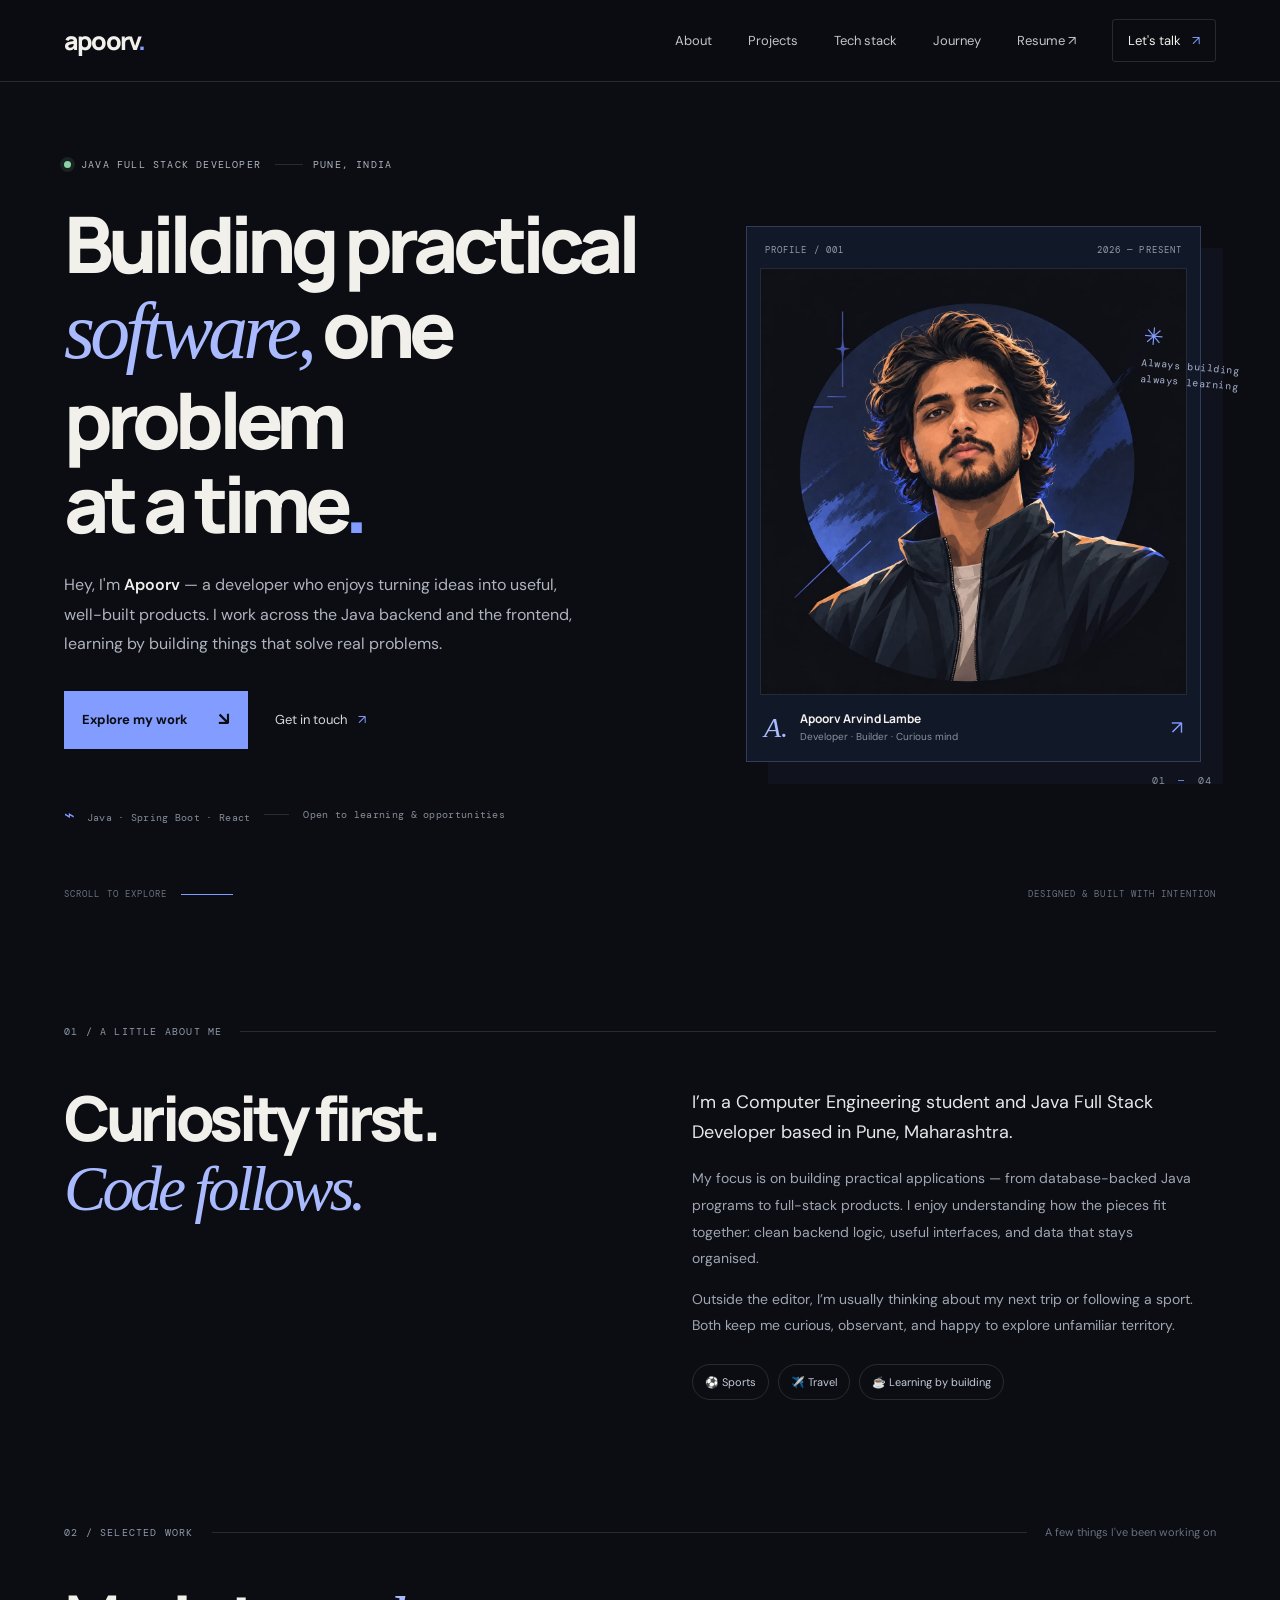
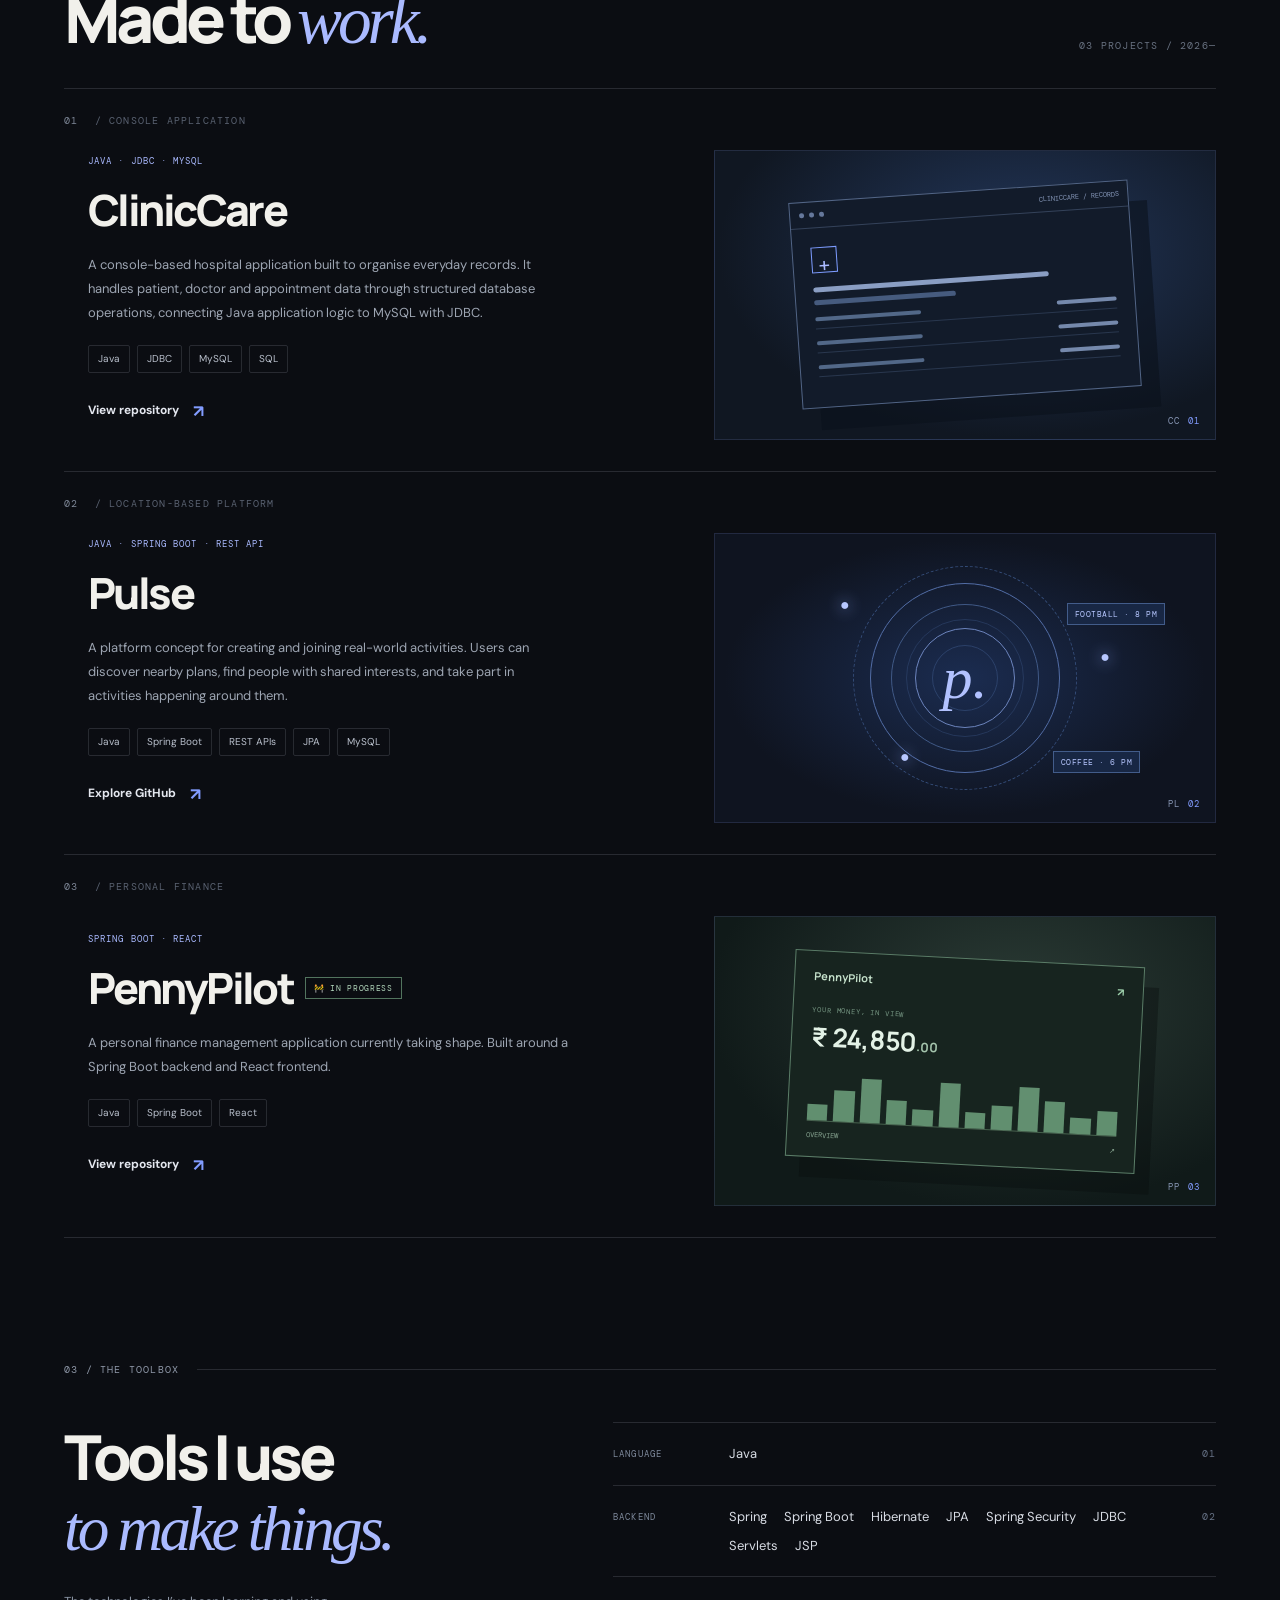
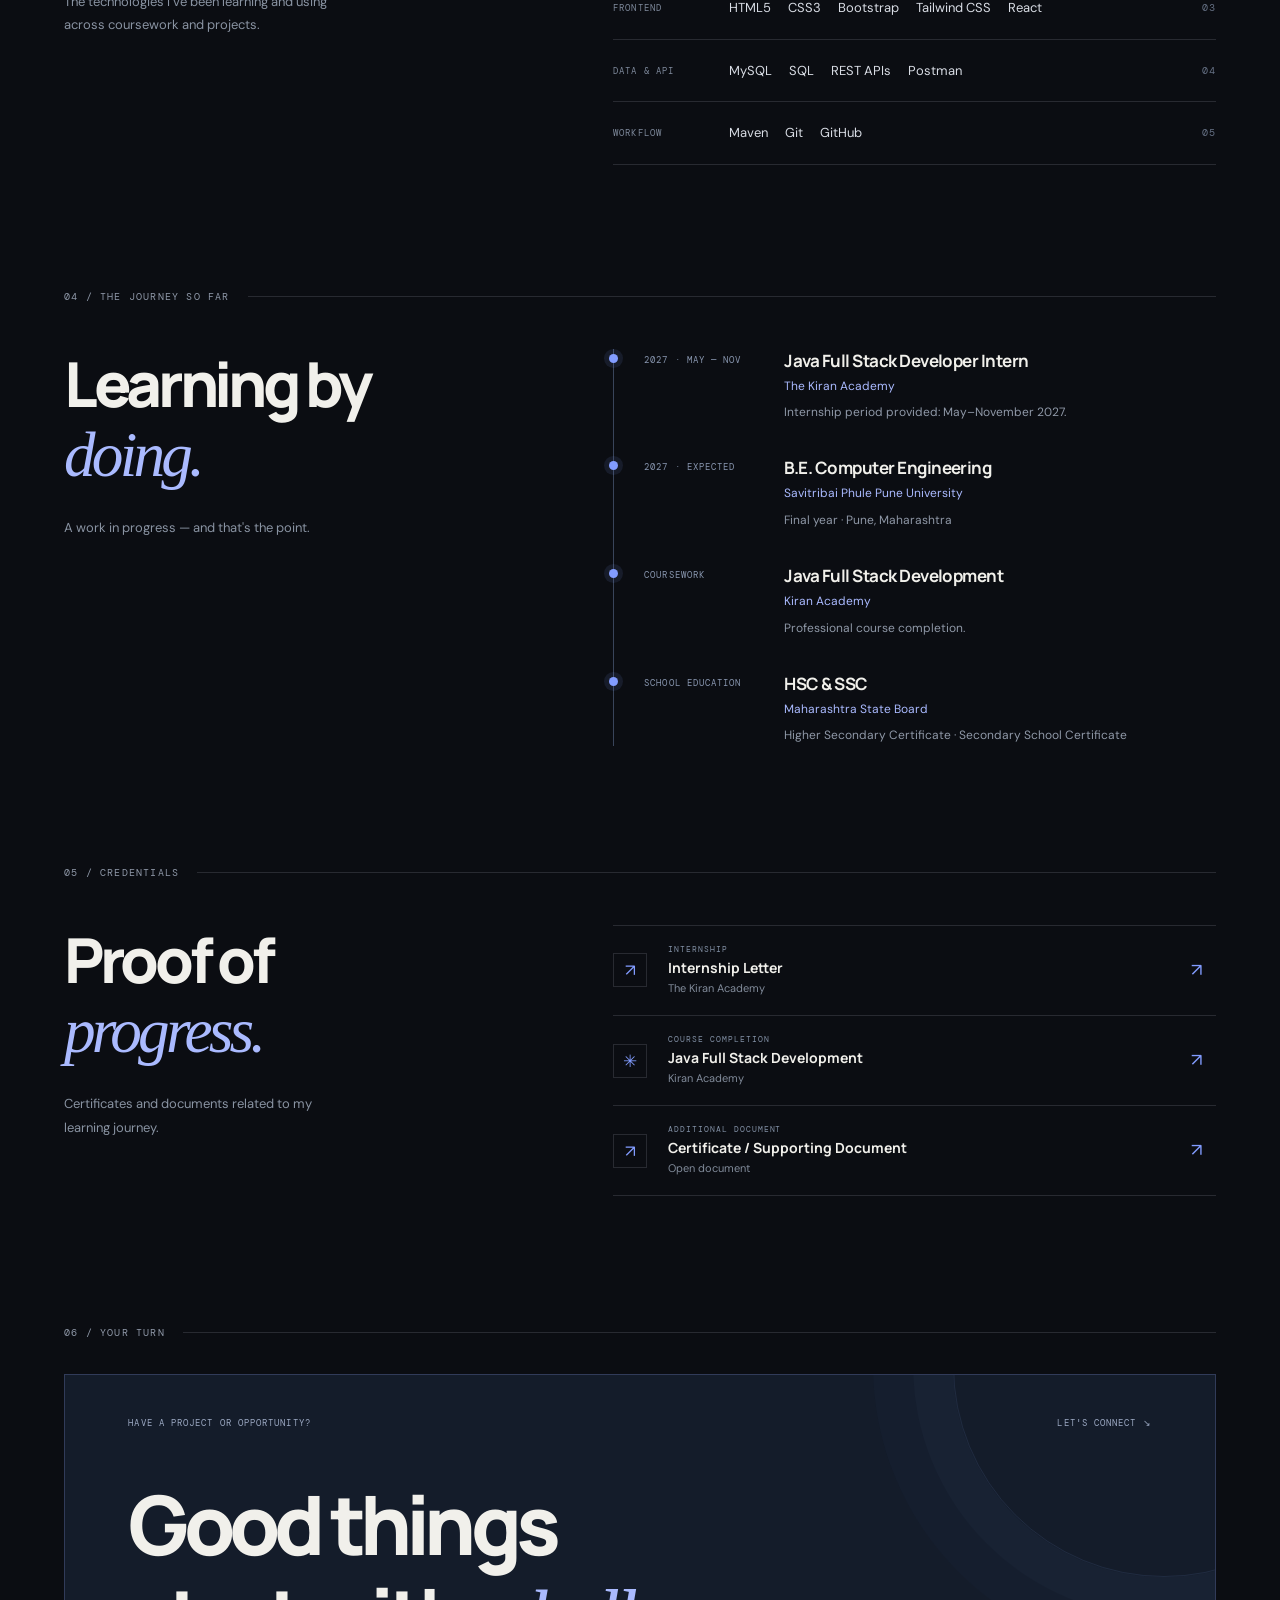
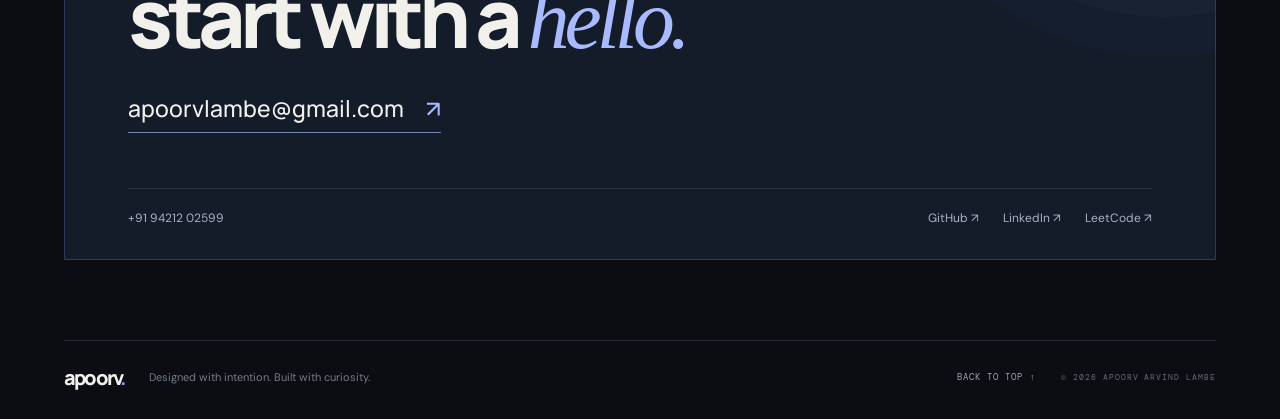
<file: index.html>
<!doctype html>
<html lang="en">
<head>
  <meta charset="utf-8">
  <meta name="viewport" content="width=device-width, initial-scale=1">
  <meta name="theme-color" content="#0b0d12">
  <meta name="description" content="Apoorv Arvind Lambe is a Java Full Stack Developer from Pune, India. Explore projects built with Java, Spring Boot, React, JDBC, MySQL and modern web technologies.">
  <meta name="keywords" content="Apoorv Lambe, Java Full Stack Developer, Java Developer, Spring Boot, React, MySQL, Pune developer portfolio">
  <meta name="author" content="Apoorv Arvind Lambe">
  <meta property="og:type" content="website">
  <meta property="og:title" content="Apoorv Lambe — Java Full Stack Developer">
  <meta property="og:description" content="Building practical software, one problem at a time.">
  <meta property="og:image" content="assets/images/apoorv-profile.jpeg">
  <meta property="og:url" content="https://apoorv-gthub.github.io/Portfolio/">
  <title>Apoorv Lambe — Java Full Stack Developer</title>
  <link rel="preconnect" href="https://fonts.googleapis.com">
  <link rel="preconnect" href="https://fonts.gstatic.com" crossorigin>
  <link href="https://fonts.googleapis.com/css2?family=DM+Mono:wght@400;500&family=DM+Sans:wght@400;500;600;700&family=Manrope:wght@400;500;600;700;800&display=swap" rel="stylesheet">
  <link rel="stylesheet" href="css/style.css">
  <link rel="icon" href="assets/images/apoorv-profile.jpeg" type="image/jpeg">
  <script type="application/ld+json">
  {
    "@context":"https://schema.org",
    "@type":"Person",
    "name":"Apoorv Arvind Lambe",
    "jobTitle":"Java Full Stack Developer",
    "email":"mailto:apoorvlambe@gmail.com",
    "telephone":"+91 9421202599",
    "url":"https://apoorv-gthub.github.io/Portfolio/",
    "sameAs":[
      "https://github.com/apoorv-gthub",
      "https://www.linkedin.com/in/apoorv-lambe-91b21b31a/",
      "https://leetcode.com/u/hVmx0GTamp/"
    ],
    "address":{"@type":"PostalAddress","addressLocality":"Pune","addressRegion":"Maharashtra","addressCountry":"IN"}
  }
  </script>
</head>
<body>
  <div class="progress" id="progress"></div>
  <div class="preloader" id="preloader" aria-label="Loading portfolio">
    <div class="loader-mark">AL<span>.</span></div>
    <div class="loader-track"><i></i></div>
    <p>Putting things together<span class="loading-dots">...</span></p>
  </div>

  <header class="site-header">
    <a class="wordmark" href="#home" aria-label="Apoorv Lambe home">apoorv<span>.</span></a>
    <button class="menu-toggle" id="menuToggle" aria-label="Open navigation" aria-expanded="false"><span></span><span></span></button>
    <nav class="nav" id="nav">
      <a href="#about">About</a>
      <a href="#work">Projects</a>
      <a href="#toolbox">Tech stack</a>
      <a href="#journey">Journey</a>
      <a href="https://github.com/apoorv-gthub/Portfolio/blob/main/Apoorv%20Arvind%20Lambe%20-%20Software%20Development%20Engineer%20Resume.pdf" target="_blank" rel="noopener">Resume <span>↗</span></a>
      <a href="#contact" class="nav-contact">Let's talk <span>↗</span></a>
    </nav>
  </header>

  <main>
    <section class="hero section-wrap" id="home">
      <div class="hero-copy">
        <div class="eyebrow"><span class="status-dot"></span> JAVA FULL STACK DEVELOPER <span class="eyebrow-line"></span> PUNE, INDIA</div>
        <h1>Building practical<br><span class="serif-accent">software,</span> one problem<br>at a time<span class="blue-period">.</span></h1>
        <p class="hero-intro">Hey, I'm <strong>Apoorv</strong> — a developer who enjoys turning ideas into useful, well-built products. I work across the Java backend and the frontend, learning by building things that solve real problems.</p>
        <div class="hero-actions">
          <a class="button button-primary" href="#work">Explore my work <span>↘</span></a>
          <a class="text-link" href="mailto:apoorvlambe@gmail.com">Get in touch <span>↗</span></a>
        </div>
        <div class="hero-meta">
          <span><i class="meta-icon">⌁</i> Java · Spring Boot · React</span>
          <span class="meta-divider"></span>
          <span>Open to learning & opportunities</span>
        </div>
      </div>
      <div class="hero-visual">
        <div class="portrait-frame">
          <div class="portrait-topline"><span>PROFILE / 001</span><span>2026 — PRESENT</span></div>
          <img src="assets/images/apoorv-profile.jpeg" alt="Illustrated profile portrait of Apoorv Arvind Lambe" class="portrait">
          <div class="portrait-caption"><span class="caption-mark">A.</span><div><strong>Apoorv Arvind Lambe</strong><small>Developer · Builder · Curious mind</small></div><span class="caption-arrow">↗</span></div>
        </div>
        <div class="orbit-note"><span>✳</span> Always building<br>always learning</div>
        <div class="visual-index">01 <span>—</span> 04</div>
      </div>
      <div class="hero-bottom"><span>SCROLL TO EXPLORE</span><span class="scroll-line"></span><span>DESIGNED & BUILT WITH INTENTION</span></div>
    </section>

    <section class="about section-wrap section-space" id="about">
      <div class="section-kicker"><span>01 / A LITTLE ABOUT ME</span><span class="kicker-rule"></span></div>
      <div class="about-grid">
        <h2>Curiosity first.<br><span class="serif-accent">Code follows.</span></h2>
        <div class="about-text">
          <p class="lead">I’m a Computer Engineering student and Java Full Stack Developer based in Pune, Maharashtra.</p>
          <p>My focus is on building practical applications — from database-backed Java programs to full-stack products. I enjoy understanding how the pieces fit together: clean backend logic, useful interfaces, and data that stays organised.</p>
          <p>Outside the editor, I’m usually thinking about my next trip or following a sport. Both keep me curious, observant, and happy to explore unfamiliar territory.</p>
          <div class="about-tags"><span>⚽ Sports</span><span>✈️ Travel</span><span>☕ Learning by building</span></div>
        </div>
      </div>
    </section>

    <section class="projects section-wrap section-space" id="work">
      <div class="section-kicker"><span>02 / SELECTED WORK</span><span class="kicker-rule"></span><span class="kicker-note">A few things I've been working on</span></div>
      <div class="projects-heading"><h2>Made to <span class="serif-accent">work.</span></h2><span class="projects-count">03 PROJECTS / 2026—</span></div>

      <article class="project-card project-featured">
        <div class="project-number">01 <span>/ CONSOLE APPLICATION</span></div>
        <div class="project-main">
          <div class="project-copy">
            <div class="project-label">JAVA · JDBC · MYSQL</div>
            <h3>ClinicCare</h3>
            <p>A console-based hospital application built to organise everyday records. It handles patient, doctor and appointment data through structured database operations, connecting Java application logic to MySQL with JDBC.</p>
            <div class="tech-pills"><span>Java</span><span>JDBC</span><span>MySQL</span><span>SQL</span></div>
            <a class="project-link" href="https://github.com/apoorv-gthub/hospital-management-system" target="_blank" rel="noopener">View repository <span>↗</span></a>
          </div>
          <div class="project-art clinic-art" aria-hidden="true">
            <div class="clinic-window"><div class="window-bar"><i></i><i></i><i></i><span>CLINICCARE / RECORDS</span></div><div class="clinic-ui"><div class="clinic-cross">+</div><div class="ui-line long"></div><div class="ui-line"></div><div class="ui-row"><b></b><i></i></div><div class="ui-row"><b></b><i></i></div><div class="ui-row"><b></b><i></i></div></div></div>
            <span class="art-stamp">CC<span>01</span></span>
          </div>
        </div>
      </article>

      <article class="project-card">
        <div class="project-number">02 <span>/ LOCATION-BASED PLATFORM</span></div>
        <div class="project-main">
          <div class="project-copy">
            <div class="project-label">JAVA · SPRING BOOT · REST API</div>
            <h3>Pulse</h3>
            <p>A platform concept for creating and joining real-world activities. Users can discover nearby plans, find people with shared interests, and take part in activities happening around them.</p>
            <div class="tech-pills"><span>Java</span><span>Spring Boot</span><span>REST APIs</span><span>JPA</span><span>MySQL</span></div>
            <a class="project-link" href="https://github.com/apoorv-gthub" target="_blank" rel="noopener">Explore GitHub <span>↗</span></a>
          </div>
          <div class="project-art pulse-art" aria-hidden="true">
            <div class="pulse-rings"><i></i><i></i><i></i><b>p.</b></div>
            <div class="map-pin pin-one">●</div><div class="map-pin pin-two">●</div><div class="map-pin pin-three">●</div>
            <span class="map-label label-one">FOOTBALL · 8 PM</span><span class="map-label label-two">COFFEE · 6 PM</span>
            <span class="art-stamp">PL<span>02</span></span>
          </div>
        </div>
      </article>

      <article class="project-card project-last">
        <div class="project-number">03 <span>/ PERSONAL FINANCE</span></div>
        <div class="project-main">
          <div class="project-copy">
            <div class="project-label">SPRING BOOT · REACT</div>
            <div class="title-with-status"><h3>PennyPilot</h3><span class="build-status">🚧 IN PROGRESS</span></div>
            <p>A personal finance management application currently taking shape. Built around a Spring Boot backend and React frontend.</p>
            <div class="tech-pills"><span>Java</span><span>Spring Boot</span><span>React</span></div>
            <a class="project-link" href="https://github.com/apoorv-gthub/PennyPilot" target="_blank" rel="noopener">View repository <span>↗</span></a>
          </div>
          <div class="project-art penny-art" aria-hidden="true">
            <div class="penny-card"><span class="penny-brand">PennyPilot <b>↗</b></span><small>YOUR MONEY, IN VIEW</small><strong>₹ 24,850<span>.00</span></strong><div class="penny-chart"><i></i><i></i><i></i><i></i><i></i><i></i><i></i><i></i><i></i><i></i><i></i><i></i></div><div class="penny-foot"><span>OVERVIEW</span><span>↗</span></div></div>
            <span class="art-stamp">PP<span>03</span></span>
          </div>
        </div>
      </article>
    </section>

    <section class="toolbox section-wrap section-space" id="toolbox">
      <div class="section-kicker"><span>03 / THE TOOLBOX</span><span class="kicker-rule"></span></div>
      <div class="toolbox-grid">
        <div><h2>Tools I use<br><span class="serif-accent">to make things.</span></h2><p class="toolbox-intro">The technologies I’ve been learning and using across coursework and projects.</p></div>
        <div class="stack-list">
          <div class="stack-row"><span class="stack-label">LANGUAGE</span><div class="stack-items"><span>Java</span></div><span class="stack-index">01</span></div>
          <div class="stack-row"><span class="stack-label">BACKEND</span><div class="stack-items"><span>Spring</span><span>Spring Boot</span><span>Hibernate</span><span>JPA</span><span>Spring Security</span><span>JDBC</span><span>Servlets</span><span>JSP</span></div><span class="stack-index">02</span></div>
          <div class="stack-row"><span class="stack-label">FRONTEND</span><div class="stack-items"><span>HTML5</span><span>CSS3</span><span>Bootstrap</span><span>Tailwind CSS</span><span>React</span></div><span class="stack-index">03</span></div>
          <div class="stack-row"><span class="stack-label">DATA & API</span><div class="stack-items"><span>MySQL</span><span>SQL</span><span>REST APIs</span><span>Postman</span></div><span class="stack-index">04</span></div>
          <div class="stack-row"><span class="stack-label">WORKFLOW</span><div class="stack-items"><span>Maven</span><span>Git</span><span>GitHub</span></div><span class="stack-index">05</span></div>
        </div>
      </div>
    </section>

    <section class="journey section-wrap section-space" id="journey">
      <div class="section-kicker"><span>04 / THE JOURNEY SO FAR</span><span class="kicker-rule"></span></div>
      <div class="journey-grid">
        <div><h2>Learning by<br><span class="serif-accent">doing.</span></h2><p class="journey-note">A work in progress — and that's the point.</p></div>
        <div class="timeline">
          <div class="timeline-item"><span class="timeline-date">2027 · MAY — NOV</span><div><h3>Java Full Stack Developer Intern</h3><p class="timeline-place">The Kiran Academy</p><p>Internship period provided: May–November 2027.</p></div><span class="timeline-dot"></span></div>
          <div class="timeline-item"><span class="timeline-date">2027 · EXPECTED</span><div><h3>B.E. Computer Engineering</h3><p class="timeline-place">Savitribai Phule Pune University</p><p>Final year · Pune, Maharashtra</p></div><span class="timeline-dot"></span></div>
          <div class="timeline-item"><span class="timeline-date">COURSEWORK</span><div><h3>Java Full Stack Development</h3><p class="timeline-place">Kiran Academy</p><p>Professional course completion.</p></div><span class="timeline-dot"></span></div>
          <div class="timeline-item"><span class="timeline-date">SCHOOL EDUCATION</span><div><h3>HSC & SSC</h3><p class="timeline-place">Maharashtra State Board</p><p>Higher Secondary Certificate · Secondary School Certificate</p></div><span class="timeline-dot"></span></div>
        </div>
      </div>
    </section>

    <section class="credentials section-wrap">
      <div class="section-kicker"><span>05 / CREDENTIALS</span><span class="kicker-rule"></span></div>
      <div class="credentials-grid">
        <div><h2>Proof of<br><span class="serif-accent">progress.</span></h2><p class="credential-note">Certificates and documents related to my learning journey.</p></div>
        <div class="credential-list">
          <a class="credential" href="https://drive.google.com/file/d/1ZsKc2qyWlOPygA3kRmOZm7E7SSmXC2SF/view?usp=sharing" target="_blank" rel="noopener"><span class="credential-icon">↗</span><span><small>INTERNSHIP</small><strong>Internship Letter</strong><em>The Kiran Academy</em></span><span class="credential-arrow">↗</span></a>
          <a class="credential" href="https://drive.google.com/file/d/1cjeGI5KO3x-45XTPRezaaWNGSUqy5Ce_/view?usp=sharing" target="_blank" rel="noopener"><span class="credential-icon">✳</span><span><small>COURSE COMPLETION</small><strong>Java Full Stack Development</strong><em>Kiran Academy</em></span><span class="credential-arrow">↗</span></a>
          <a class="credential" href="https://drive.google.com/file/d/1gyjYQ1g4aLkO0L0jRjebJqdxSUPl312s/view?usp=sharing" target="_blank" rel="noopener"><span class="credential-icon">↗</span><span><small>ADDITIONAL DOCUMENT</small><strong>Certificate / Supporting Document</strong><em>Open document</em></span><span class="credential-arrow">↗</span></a>
        </div>
      </div>
    </section>

    <section class="contact section-wrap section-space" id="contact">
      <div class="section-kicker"><span>06 / YOUR TURN</span><span class="kicker-rule"></span></div>
      <div class="contact-panel">
        <div class="contact-topline"><span>HAVE A PROJECT OR OPPORTUNITY?</span><span>LET'S CONNECT ↘</span></div>
        <h2>Good things<br>start with a <span class="serif-accent">hello.</span></h2>
        <a class="contact-email" href="mailto:apoorvlambe@gmail.com">apoorvlambe@gmail.com <span>↗</span></a>
        <div class="contact-bottom">
          <a href="tel:+919421202599">+91 94212 02599</a>
          <div class="social-links">
            <a href="https://github.com/apoorv-gthub" target="_blank" rel="noopener">GitHub ↗</a>
            <a href="https://www.linkedin.com/in/apoorv-lambe-91b21b31a/" target="_blank" rel="noopener">LinkedIn ↗</a>
            <a href="https://leetcode.com/u/hVmx0GTamp/" target="_blank" rel="noopener">LeetCode ↗</a>
          </div>
        </div>
      </div>
    </section>
  </main>

  <footer class="footer section-wrap">
    <a class="wordmark" href="#home">apoorv<span>.</span></a>
    <span>Designed with intention. Built with curiosity.</span>
    <a href="#home" class="back-top">BACK TO TOP ↑</a>
    <small>© <span id="year"></span> APOORV ARVIND LAMBE</small>
  </footer>
  <script src="js/script.js"></script>
</body>
</html>
</file>
<file: css/style.css>
/* Apoorv Lambe — personal portfolio
   Responsive, framework-free CSS. Edit the variables below to restyle the site. */
:root{
  --bg:#0b0d12;--panel:#11151d;--panel2:#151b27;--text:#f1f0eb;--muted:#a3a8b2;
  --dim:#6d7481;--blue:#829cff;--blue2:#aabaff;--line:rgba(231,236,255,.13);
  --serif:Georgia,"Times New Roman",serif;--sans:"DM Sans",Arial,sans-serif;
  --display:"Manrope","DM Sans",Arial,sans-serif;--mono:"DM Mono",monospace;
  --max:1160px;
}
*{box-sizing:border-box}
html{scroll-behavior:smooth;scroll-padding-top:90px}
body{margin:0;background:var(--bg);color:var(--text);font-family:var(--sans);font-size:16px;line-height:1.65;overflow-x:hidden}
body.menu-open{overflow:hidden}
a{color:inherit;text-decoration:none}
button{font:inherit}
::selection{background:var(--blue);color:#080a10}
.progress{position:fixed;z-index:1000;top:0;left:0;width:0;height:2px;background:var(--blue);box-shadow:0 0 12px #829cff88}
.preloader{position:fixed;inset:0;z-index:9999;background:#0b0d12;display:flex;flex-direction:column;align-items:center;justify-content:center;transition:opacity .55s ease,visibility .55s ease}
.preloader.is-hidden{opacity:0;visibility:hidden}
.loader-mark{font:800 40px var(--display);letter-spacing:-4px}.loader-mark span,.wordmark span{color:var(--blue)}
.loader-track{width:130px;height:2px;background:#252b38;margin:22px 0 12px;overflow:hidden}
.loader-track i{display:block;width:35%;height:100%;background:var(--blue);animation:load 1.1s ease-in-out infinite}
.preloader p{font:10px var(--mono);letter-spacing:.12em;color:var(--muted);text-transform:uppercase}
.loading-dots{animation:blink 1s infinite}
@keyframes load{from{transform:translateX(-110%)}to{transform:translateX(400%)}}
@keyframes blink{50%{opacity:.25}}
.site-header{height:82px;padding:0 max(5vw,24px);display:flex;align-items:center;justify-content:space-between;border-bottom:1px solid var(--line);position:sticky;top:0;z-index:100;background:rgba(11,13,18,.88);backdrop-filter:blur(18px)}
.wordmark{font:800 25px var(--display);letter-spacing:-1.8px}
.nav{display:flex;align-items:center;gap:36px;font-size:13px;color:#c2c5ce}
.nav a{transition:color .2s}.nav a:hover,.text-link:hover,.project-link:hover{color:var(--blue2)}
.nav-contact{border:1px solid var(--line);padding:10px 15px;border-radius:3px;color:var(--text)}
.nav-contact span{color:var(--blue);margin-left:8px}
.menu-toggle{display:none;background:none;border:0;color:white}
.section-wrap{width:min(var(--max),calc(100% - 10vw));margin-inline:auto}
.hero{min-height:calc(100svh - 82px);padding-top:76px;padding-bottom:45px;display:grid;grid-template-columns:1.1fr .9fr;gap:4.5vw;align-items:center;position:relative}
.hero-copy{padding-bottom:28px}
.eyebrow,.section-kicker,.project-label,.project-number,.projects-count,.hero-bottom,.portrait-topline,.visual-index,.stack-label,.stack-index,.timeline-date,.credential small,.contact-topline,.footer small,.back-top{font:10px var(--mono);letter-spacing:.12em}
.eyebrow{color:#aeb4c0;display:flex;align-items:center;gap:10px;flex-wrap:wrap}
.status-dot{width:7px;height:7px;border-radius:50%;background:#8bd4a5;box-shadow:0 0 0 4px #8bd4a51c}
.eyebrow-line{width:28px;height:1px;background:var(--line);margin-left:4px}
h1,h2,h3,p{margin-top:0}
h1{font:800 clamp(48px,6.1vw,82px)/1.08 var(--display);letter-spacing:-.075em;margin:30px 0 25px}
.serif-accent{font:italic 500 1.02em var(--serif);letter-spacing:-.06em;color:var(--blue2)}
.blue-period{color:var(--blue)}
.hero-intro{max-width:520px;color:#aeb3be;font-size:16px;line-height:1.85}
.hero-intro strong{color:var(--text);font-weight:600}
.hero-actions{display:flex;align-items:center;gap:27px;margin-top:32px}
.button{display:inline-flex;align-items:center;gap:30px;padding:14px 18px;font-size:13px;font-weight:700;transition:transform .2s,background .2s}
.button:hover{transform:translateY(-3px)}
.button-primary{background:var(--blue);color:#0b0d12}
.button-primary:hover{background:#aabaff}
.button-primary span{font-size:18px}
.text-link{font-size:13px;color:#d5d8df}.text-link span{color:var(--blue);margin-left:8px}
.hero-meta{display:flex;align-items:center;gap:14px;margin-top:54px;color:#858c99;font:10px var(--mono);letter-spacing:.03em;flex-wrap:wrap}
.meta-icon{font-style:normal;color:var(--blue);font-size:18px;margin-right:5px}
.meta-divider{width:25px;height:1px;background:var(--line)}
.hero-visual{position:relative;max-width:470px;width:100%;justify-self:end;padding:0 15px 25px 0}
.portrait-frame{position:relative;background:#111827;border:1px solid rgba(157,174,255,.24);padding:13px 13px 0;box-shadow:22px 22px 0 rgba(74,95,157,.08)}
.portrait-topline{display:flex;justify-content:space-between;color:#929caf;font-size:9px;padding:4px 5px 12px}
.portrait{display:block;width:100%;aspect-ratio:1/1;object-fit:cover;object-position:center;border:1px solid rgba(255,255,255,.08)}
.portrait-caption{display:flex;align-items:center;gap:12px;padding:15px 4px 16px}
.caption-mark{font:italic 28px var(--serif);color:var(--blue2)}
.portrait-caption strong{display:block;font:700 12px var(--display)}
.portrait-caption small{display:block;color:#8992a2;font-size:10px;margin-top:2px}
.caption-arrow{margin-left:auto;color:var(--blue);font-size:19px}
.orbit-note{position:absolute;right:-25px;top:17%;font:10px/1.6 var(--mono);letter-spacing:.06em;color:#a8b2ce;transform:rotate(5deg)}
.orbit-note span{font-size:24px;color:var(--blue);display:block}
.visual-index{position:absolute;bottom:0;right:4px;color:#8b93a3}.visual-index span{color:var(--blue);padding:0 5px}
.hero-bottom{position:absolute;bottom:0;left:0;right:0;display:flex;align-items:center;gap:14px;color:#697180;font-size:9px}
.scroll-line{width:52px;height:1px;background:var(--blue);display:inline-block}
.hero-bottom span:last-child{margin-left:auto}
.section-space{padding-top:125px}
.section-kicker{display:flex;align-items:center;gap:18px;color:#8f98a8;font-size:10px}
.kicker-rule{height:1px;background:var(--line);flex:1}
.kicker-note{color:#687180;font:11px var(--sans);letter-spacing:0}
.about-grid{display:grid;grid-template-columns:1fr 1fr;gap:9%;padding-top:45px}
h2{font:800 clamp(38px,5vw,62px)/1.12 var(--display);letter-spacing:-.07em;margin-bottom:0}
.about-text{max-width:510px;padding-top:5px}
.about-text p{color:#9fa6b2;font-size:14px;line-height:1.9}
.about-text .lead{font-size:18px;color:#e6e7e9;line-height:1.65}
.about-tags{display:flex;gap:9px;flex-wrap:wrap;margin-top:25px}
.about-tags span{font-size:11px;color:#c3cad8;border:1px solid var(--line);padding:8px 12px;border-radius:30px}
.projects-heading{display:flex;align-items:end;justify-content:space-between;margin:43px 0 28px}
.projects-heading h2{font-size:clamp(42px,5.3vw,66px)}
.projects-count{color:#687180;padding-bottom:8px}
.project-card{border-top:1px solid var(--line);padding:25px 0 31px}
.project-last{border-bottom:1px solid var(--line)}
.project-number{color:#7e8797;margin-bottom:23px}
.project-number span{color:#596170;margin-left:9px}
.project-main{display:grid;grid-template-columns:1fr .9fr;gap:8%;align-items:center}
.project-copy{padding:0 0 10px 4.3%}
.project-label{color:var(--blue2);font-size:9px;margin-bottom:13px}
.project-copy h3{font:800 clamp(30px,3.5vw,43px) var(--display);letter-spacing:-.06em;margin-bottom:14px}
.project-copy p{color:#9da5b2;font-size:13px;line-height:1.85;max-width:480px;margin-bottom:20px}
.tech-pills{display:flex;flex-wrap:wrap;gap:7px;margin-bottom:23px}
.tech-pills span{border:1px solid var(--line);color:#b9c0cc;padding:5px 9px;font-size:10px;border-radius:2px}
.project-link{font-size:12px;font-weight:700;color:#e4e7ef;display:inline-flex;gap:14px;align-items:center}
.project-link span{color:var(--blue);font-size:17px}
.project-art{height:290px;position:relative;overflow:hidden;background:#111927;border:1px solid rgba(151,169,255,.14);display:flex;align-items:center;justify-content:center}
.clinic-art{background:radial-gradient(ellipse at 60% 35%,#23375b,#101722 70%)}
.clinic-window{width:68%;height:72%;background:#121b2a;border:1px solid #526586;transform:rotate(-4deg);box-shadow:18px 22px 0 #0b111c99}
.window-bar{height:26px;border-bottom:1px solid #34425a;display:flex;align-items:center;gap:5px;padding:0 9px;color:#8394b5;font:7px var(--mono)}
.window-bar i{width:5px;height:5px;border-radius:50%;background:#65789b}.window-bar span{margin-left:auto}
.clinic-ui{padding:19px 18px}.clinic-cross{width:26px;height:26px;display:grid;place-items:center;border:1px solid #7d9cff;color:#aabaff;font-size:21px;margin-bottom:14px}
.ui-line{height:5px;width:47%;background:#465b7e;margin:8px 0;border-radius:4px}.ui-line.long{width:78%;background:#8a9ec3}
.ui-row{display:flex;justify-content:space-between;margin-top:12px;border-bottom:1px solid #29374e;padding-bottom:7px}.ui-row b,.ui-row i{height:4px;width:35%;background:#526888;border-radius:5px}.ui-row i{width:20%;background:#7589ac}
.art-stamp{position:absolute;right:15px;bottom:12px;color:#8998b6;font:9px var(--mono);letter-spacing:.1em}.art-stamp span{color:var(--blue);margin-left:8px}
.pulse-art{background:radial-gradient(ellipse at 50% 50%,#1b2c50,#0f1420 68%)}
.pulse-rings{width:190px;height:190px;border:1px solid #526da6;border-radius:50%;display:grid;place-items:center;position:relative}
.pulse-rings:before,.pulse-rings:after{content:"";position:absolute;border:1px solid #405986;border-radius:50%;inset:20px}
.pulse-rings:after{inset:44px;border-color:#6c84bd}
.pulse-rings i{position:absolute;inset:-18px;border:1px dashed #344c78;border-radius:50%}
.pulse-rings i:nth-child(2){inset:35px;border-style:solid;opacity:.5}.pulse-rings i:nth-child(3){inset:61px;border-style:solid;opacity:.7}
.pulse-rings b{font:italic 60px var(--serif);color:#b2c2ff;z-index:1}
.map-pin{position:absolute;color:#b7c7ff;font-size:16px;text-shadow:0 0 15px #8daaff}
.pin-one{top:20%;left:25%}.pin-two{right:21%;top:38%}.pin-three{bottom:18%;left:37%}
.map-label{position:absolute;font:8px var(--mono);letter-spacing:.06em;color:#b7c7ff;background:#182744;padding:5px 7px;border:1px solid #425c8a}
.label-one{top:24%;right:10%}.label-two{bottom:17%;right:15%}
.penny-art{background:radial-gradient(ellipse at 60% 30%,#2b3b35,#101a19 72%)}
.penny-card{width:70%;padding:17px 19px;background:#17241f;border:1px solid #5b7d68;transform:rotate(3deg);box-shadow:15px 20px 0 #080e0d66}
.penny-brand{display:block;color:#c5e1cb;font:700 11px var(--display)}.penny-brand b{float:right;color:#9cceaa}
.penny-card small{display:block;color:#789985;font:7px var(--mono);margin-top:22px;letter-spacing:.12em}
.penny-card strong{display:block;font:700 26px var(--display);color:#e3f2e6;margin-top:4px}.penny-card strong span{font-size:13px;color:#a5c5ad}
.penny-chart{height:55px;display:flex;align-items:end;gap:6px;border-bottom:1px solid #46604d;margin-top:12px}
.penny-chart i{display:block;flex:1;background:#7bb38b;height:30%;opacity:.75}.penny-chart i:nth-child(2n){height:58%}.penny-chart i:nth-child(3n){height:82%}.penny-chart i:nth-child(4n){height:45%}
.penny-foot{display:flex;justify-content:space-between;color:#8ba995;font:7px var(--mono);margin-top:9px}
.title-with-status{display:flex;align-items:center;gap:12px;flex-wrap:wrap}
.title-with-status h3{margin-bottom:14px}
.build-status{font:8px var(--mono);letter-spacing:.08em;color:#b4d8bd;border:1px solid #52745e;padding:5px 8px;margin-top:-12px}
.toolbox-grid,.journey-grid,.credentials-grid{display:grid;grid-template-columns:.85fr 1.15fr;gap:9%;padding-top:46px}
.toolbox-intro,.journey-note,.credential-note{max-width:290px;color:#8993a2;font-size:13px;line-height:1.8;margin-top:24px}
.stack-list{border-top:1px solid var(--line)}
.stack-row{display:grid;grid-template-columns:100px 1fr 24px;gap:16px;padding:20px 0;border-bottom:1px solid var(--line);align-items:start}
.stack-label{color:#7e899b;font-size:9px;padding-top:5px}
.stack-items{display:flex;flex-wrap:wrap;gap:8px 17px}
.stack-items span{font-size:13px;color:#d8dce4}
.stack-index{color:#667185;text-align:right;padding-top:4px}
.timeline{border-left:1px solid #39445a;padding-left:30px}
.timeline-item{position:relative;display:grid;grid-template-columns:125px 1fr;gap:15px;padding:0 0 34px}
.timeline-item:last-child{padding-bottom:0}
.timeline-date{color:#8997b0;font-size:9px;padding-top:5px}
.timeline-item h3{font:700 17px var(--display);letter-spacing:-.03em;margin-bottom:4px}
.timeline-place{color:var(--blue2)!important;font-size:12px!important;margin-bottom:6px!important}
.timeline-item p{color:#8f98a7;font-size:12px;margin-bottom:0;line-height:1.7}
.timeline-dot{position:absolute;width:9px;height:9px;border-radius:50%;background:var(--blue);left:-35px;top:5px;box-shadow:0 0 0 5px #829cff1a}
.credentials{padding-top:120px}
.credential-list{border-top:1px solid var(--line)}
.credential{display:grid;grid-template-columns:42px 1fr 25px;gap:13px;align-items:center;padding:18px 0;border-bottom:1px solid var(--line);transition:padding .2s}
.credential:hover{padding-left:7px}
.credential-icon{width:34px;height:34px;border:1px solid var(--line);display:grid;place-items:center;color:var(--blue);font-size:17px}
.credential small{display:block;color:#8290a5;font-size:8px;margin-bottom:4px}
.credential strong{display:block;font:700 14px var(--display)}
.credential em{display:block;font-style:normal;color:#818b9a;font-size:11px;margin-top:2px}
.credential-arrow{color:var(--blue);font-size:18px}
.contact{padding-top:130px;padding-bottom:80px}
.contact-panel{margin-top:35px;background:#141c2a;border:1px solid rgba(151,169,255,.22);padding:42px 5.5% 30px;position:relative;overflow:hidden}
.contact-panel:after{content:"";position:absolute;width:420px;height:420px;border:1px solid #526a9b33;border-radius:50%;right:-160px;top:-220px;box-shadow:0 0 0 40px #526a9b0c,0 0 0 80px #526a9b08;pointer-events:none}
.contact-topline{display:flex;justify-content:space-between;color:#9ca9c3;font-size:9px}
.contact-panel h2{font-size:clamp(48px,7vw,82px);margin:50px 0 24px}
.contact-email{display:inline-flex;align-items:center;gap:22px;font:500 clamp(16px,2.2vw,23px) var(--display);border-bottom:1px solid #7085b1;padding-bottom:8px;position:relative;z-index:1}
.contact-email span{color:var(--blue2)}
.contact-bottom{display:flex;justify-content:space-between;align-items:center;border-top:1px solid #ffffff1a;margin-top:55px;padding-top:20px;color:#aab2c2;font-size:12px;position:relative;z-index:1}
.social-links{display:flex;gap:24px}.social-links a:hover{color:var(--blue2)}
.footer{border-top:1px solid var(--line);padding-top:23px;padding-bottom:28px;display:flex;align-items:center;gap:25px}
.footer .wordmark{font-size:20px}
.footer>span{color:#737c8a;font-size:11px}
.back-top{margin-left:auto;color:#9aa4b5;font-size:9px}
.footer small{color:#626b79;font-size:8px}
@media (min-width:1500px){.section-wrap{width:min(1220px,calc(100% - 12vw))}.hero{min-height:850px}}
@media (max-width:900px){
  .section-wrap{width:calc(100% - 9vw)}
  .hero{gap:3vw;padding-top:65px}
  h1{font-size:clamp(46px,7vw,68px)}
  .hero-visual{max-width:390px}
  .orbit-note{right:-12px}
  .project-main{gap:4%}
  .project-art{height:255px}
  .toolbox-grid,.journey-grid,.credentials-grid{gap:6%}
}
@media (max-width:680px){
  html{scroll-padding-top:72px}
  .site-header{height:70px;padding:0 6vw}
  .menu-toggle{display:flex;width:40px;height:40px;flex-direction:column;justify-content:center;gap:6px;align-items:center;cursor:pointer}
  .menu-toggle span{width:21px;height:1px;background:#e8eaf0;transition:transform .2s}
  .menu-toggle[aria-expanded="true"] span:first-child{transform:translateY(3.5px) rotate(45deg)}
  .menu-toggle[aria-expanded="true"] span:last-child{transform:translateY(-3.5px) rotate(-45deg)}
  .nav{position:fixed;inset:70px 0 auto;background:#0e121a;border-bottom:1px solid var(--line);padding:25px 7vw 30px;display:flex;flex-direction:column;align-items:flex-start;gap:20px;transform:translateY(-130%);opacity:0;visibility:hidden;transition:transform .3s,opacity .3s,visibility .3s}
  .nav.is-open{transform:translateY(0);opacity:1;visibility:visible}
  .nav a{font-size:16px}.nav-contact{font-size:14px!important}
  .section-wrap{width:calc(100% - 11vw)}
  .hero{display:flex;flex-direction:column;align-items:stretch;gap:38px;padding-top:57px;padding-bottom:70px;min-height:unset}
  .hero-copy{padding-bottom:0}
  .eyebrow{font-size:8px;gap:7px}
  h1{font-size:clamp(46px,12.2vw,68px);margin:25px 0 20px;letter-spacing:-.075em}
  .hero-intro{font-size:14px;line-height:1.8}
  .hero-actions{margin-top:24px;gap:20px}
  .hero-meta{margin-top:29px;font-size:9px}
  .hero-visual{width:87%;max-width:390px;align-self:center;margin:0 10px 15px 0}
  .portrait-frame{padding:10px 10px 0}
  .portrait-topline{font-size:8px}
  .orbit-note{right:-26px;top:13%;font-size:8px}
  .hero-bottom{bottom:20px;font-size:7px;gap:8px}
  .scroll-line{width:27px}
  .section-space{padding-top:83px}
  .section-kicker{font-size:8px;gap:10px}
  .kicker-note{display:none}
  .about-grid,.toolbox-grid,.journey-grid,.credentials-grid{grid-template-columns:1fr;gap:28px;padding-top:30px}
  h2{font-size:clamp(39px,10vw,55px)}
  .about-text{padding-top:0}
  .about-text .lead{font-size:16px}
  .about-text p{font-size:13px}
  .projects-heading{margin:30px 0 22px;align-items:end}
  .projects-heading h2{font-size:46px}
  .projects-count{font-size:7px;text-align:right;max-width:95px;line-height:1.7}
  .project-card{padding:20px 0 25px}
  .project-number{font-size:8px;margin-bottom:17px}
  .project-main{grid-template-columns:1fr;gap:22px}
  .project-copy{padding-left:0}
  .project-copy h3{font-size:36px}
  .project-copy p{font-size:13px}
  .project-art{height:230px;order:2}
  .tech-pills{gap:6px}
  .tech-pills span{font-size:9px}
  .stack-row{grid-template-columns:76px 1fr 18px;gap:8px;padding:16px 0}
  .stack-label{font-size:8px}
  .stack-items{gap:7px 12px}
  .stack-items span{font-size:12px}
  .timeline{padding-left:22px}
  .timeline-item{grid-template-columns:1fr;gap:7px;padding-bottom:27px}
  .timeline-dot{left:-27px}
  .timeline-item h3{font-size:16px}
  .timeline-date{font-size:8px}
  .credential{grid-template-columns:34px 1fr 18px;gap:10px}
  .credential strong{font-size:12px}
  .contact{padding-top:85px;padding-bottom:55px}
  .contact-panel{padding:26px 6% 22px;margin-top:25px}
  .contact-topline{font-size:7px;gap:10px}
  .contact-panel h2{font-size:clamp(46px,12vw,67px);margin:42px 0 22px}
  .contact-email{font-size:clamp(14px,4vw,19px);gap:12px}
  .contact-bottom{margin-top:38px;align-items:flex-start;flex-direction:column;gap:17px}
  .social-links{gap:18px;flex-wrap:wrap}
  .footer{display:grid;grid-template-columns:1fr auto;gap:8px 12px;padding-top:18px}
  .footer>span{grid-column:1/-1;grid-row:2}
  .back-top{grid-column:2;grid-row:1}
  .footer small{grid-column:1/-1;grid-row:3;margin-top:9px}
}
@media (max-width:360px){
  .section-wrap{width:calc(100% - 9vw)}
  h1{font-size:44px}
  .hero-meta{gap:8px}
  .meta-divider{width:13px}
  .project-art{height:205px}
  .social-links{gap:12px;font-size:11px}
}
@media (prefers-reduced-motion:reduce){
  *,*::before,*::after{scroll-behavior:auto!important;animation-duration:.01ms!important;animation-iteration-count:1!important;transition-duration:.01ms!important}
}

/* Scroll reveal */
.will-reveal{opacity:0;transform:translateY(18px);transition:opacity .65s ease,transform .65s ease}
.will-reveal.is-visible{opacity:1;transform:translateY(0)}
@media(prefers-reduced-motion:reduce){.will-reveal{opacity:1;transform:none}}
</file>
